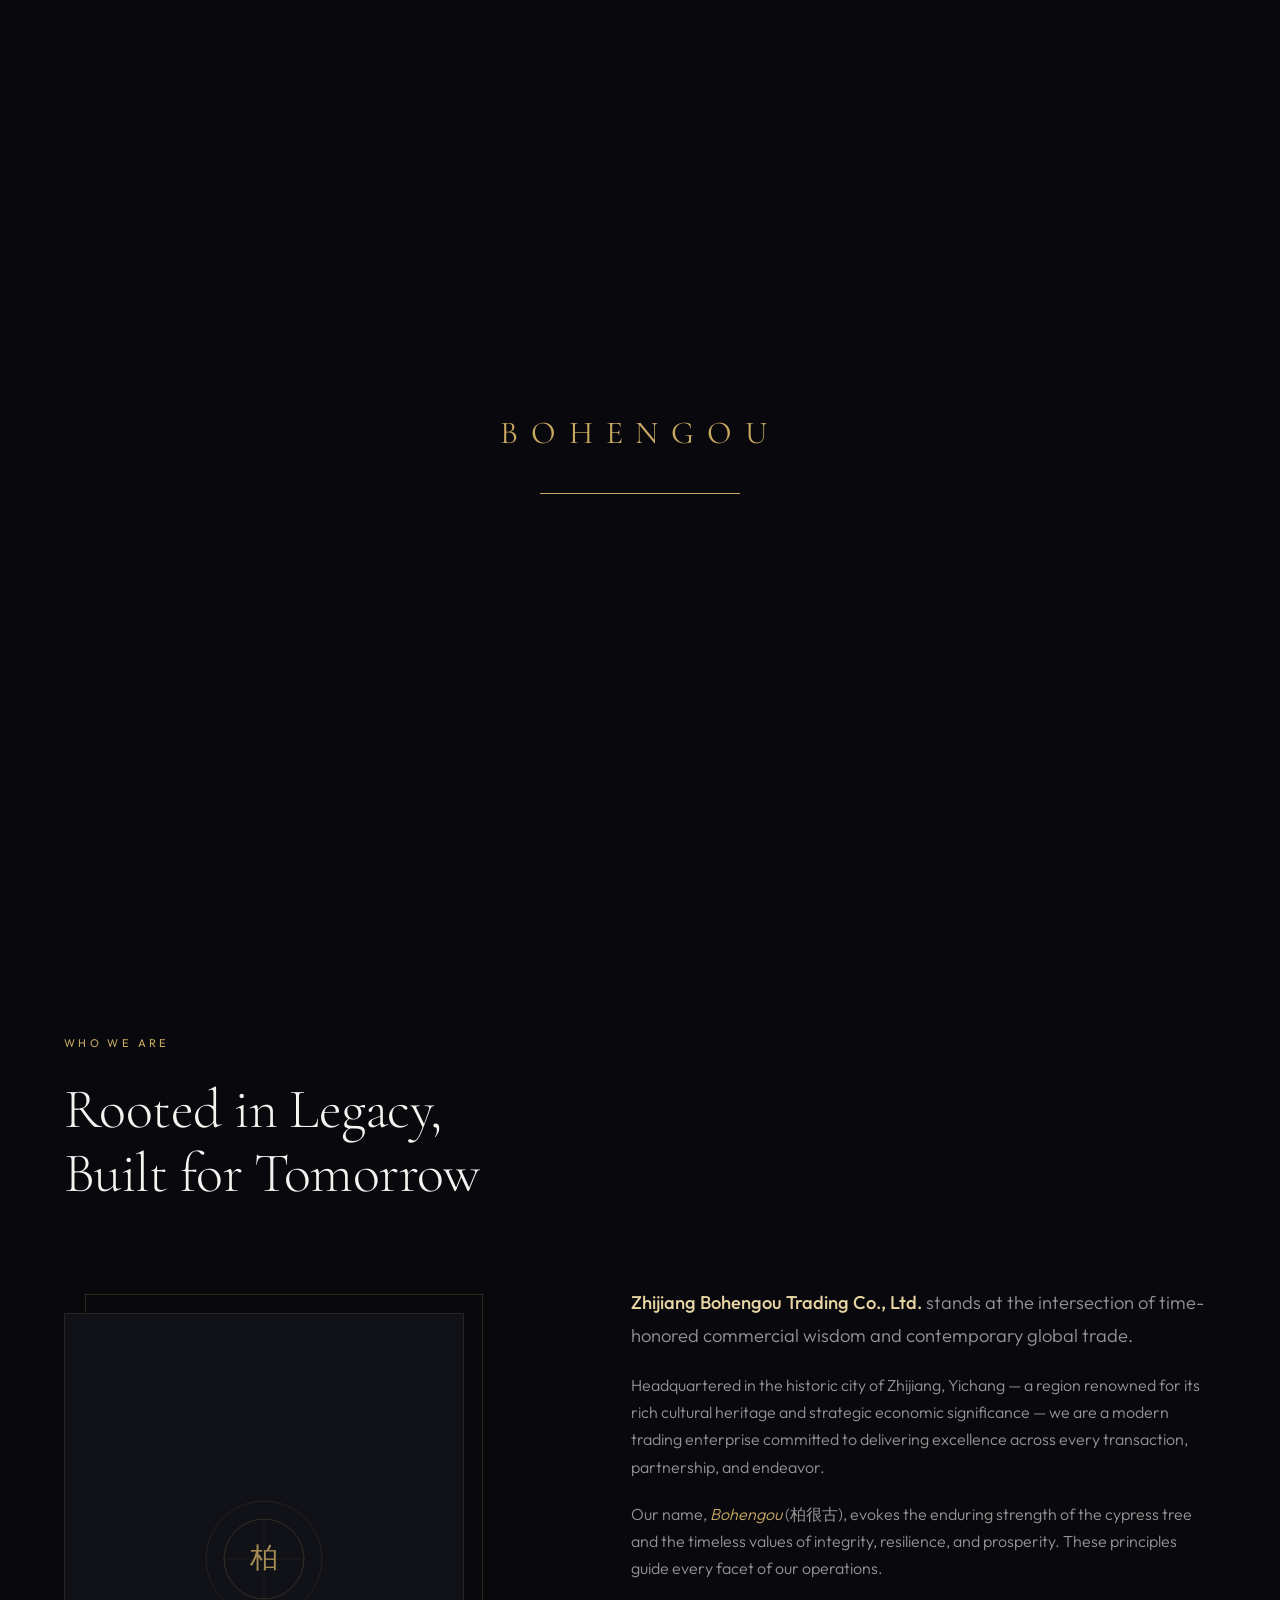
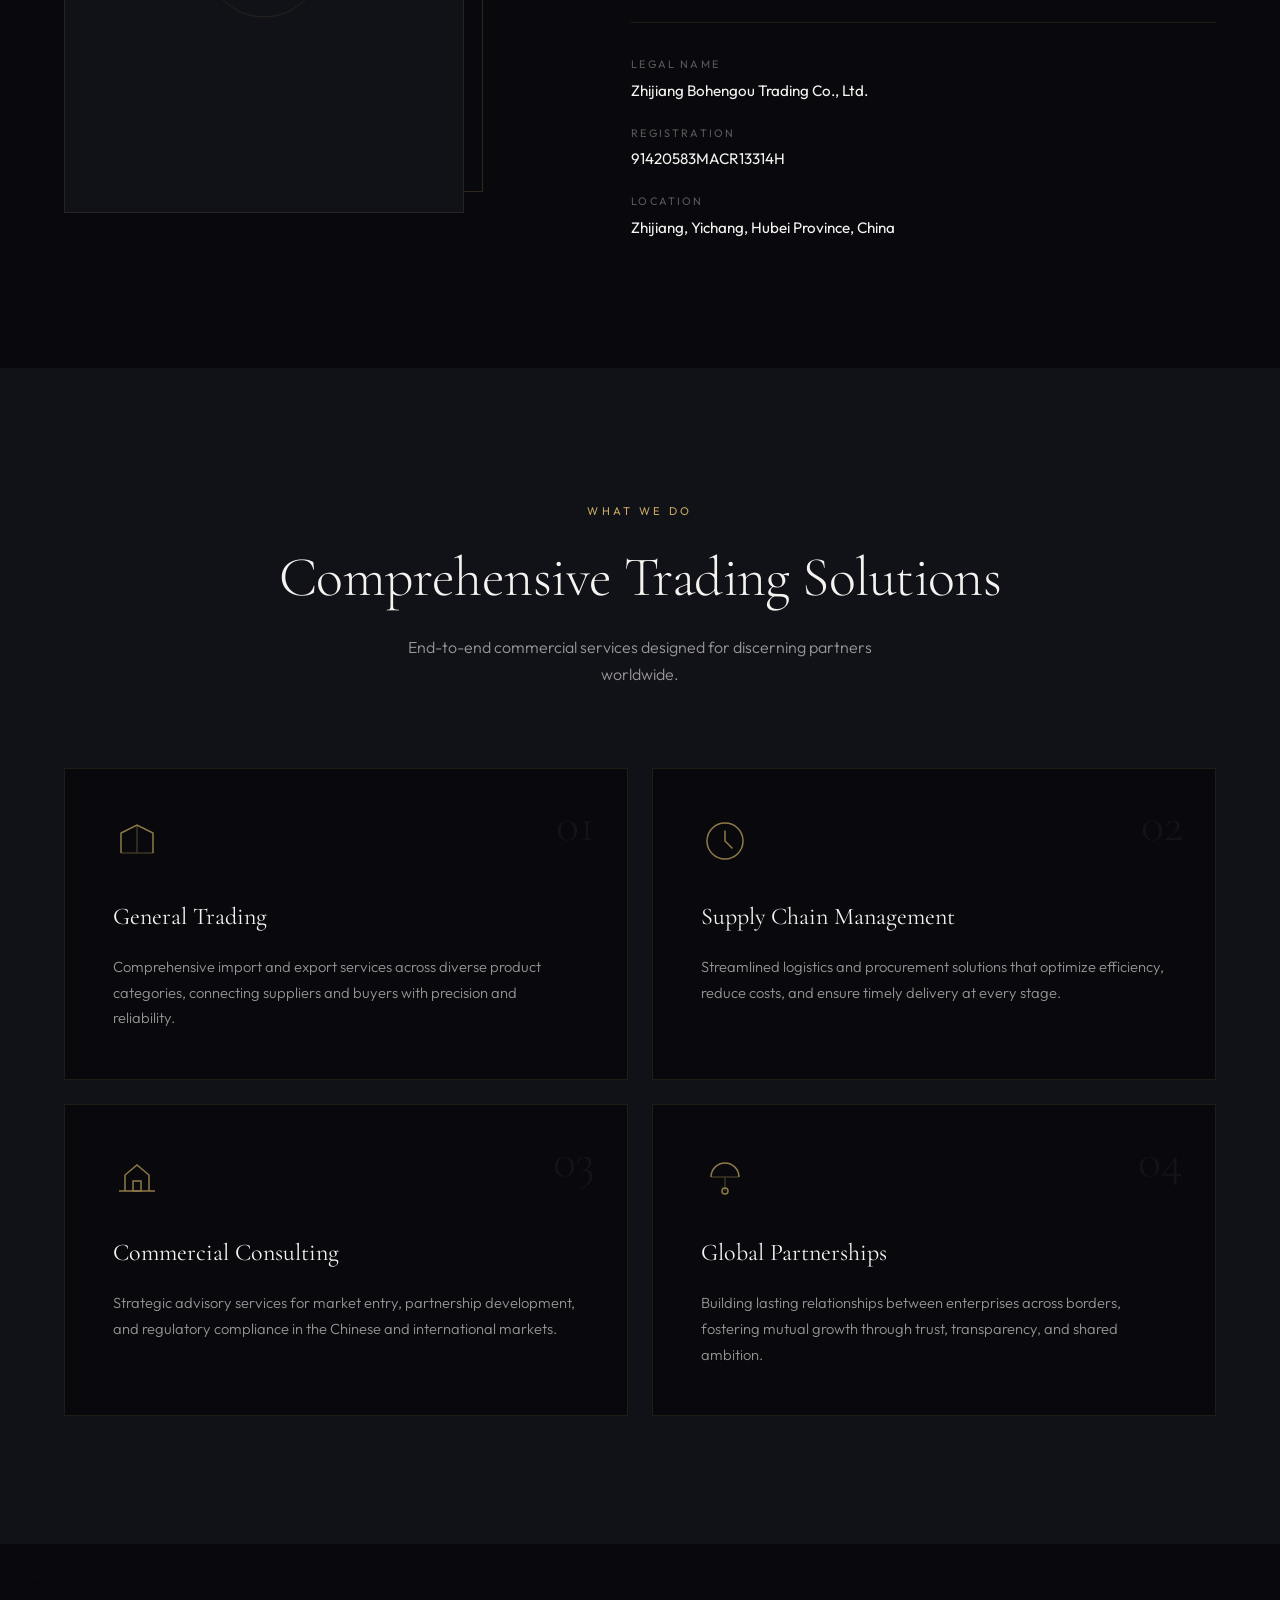
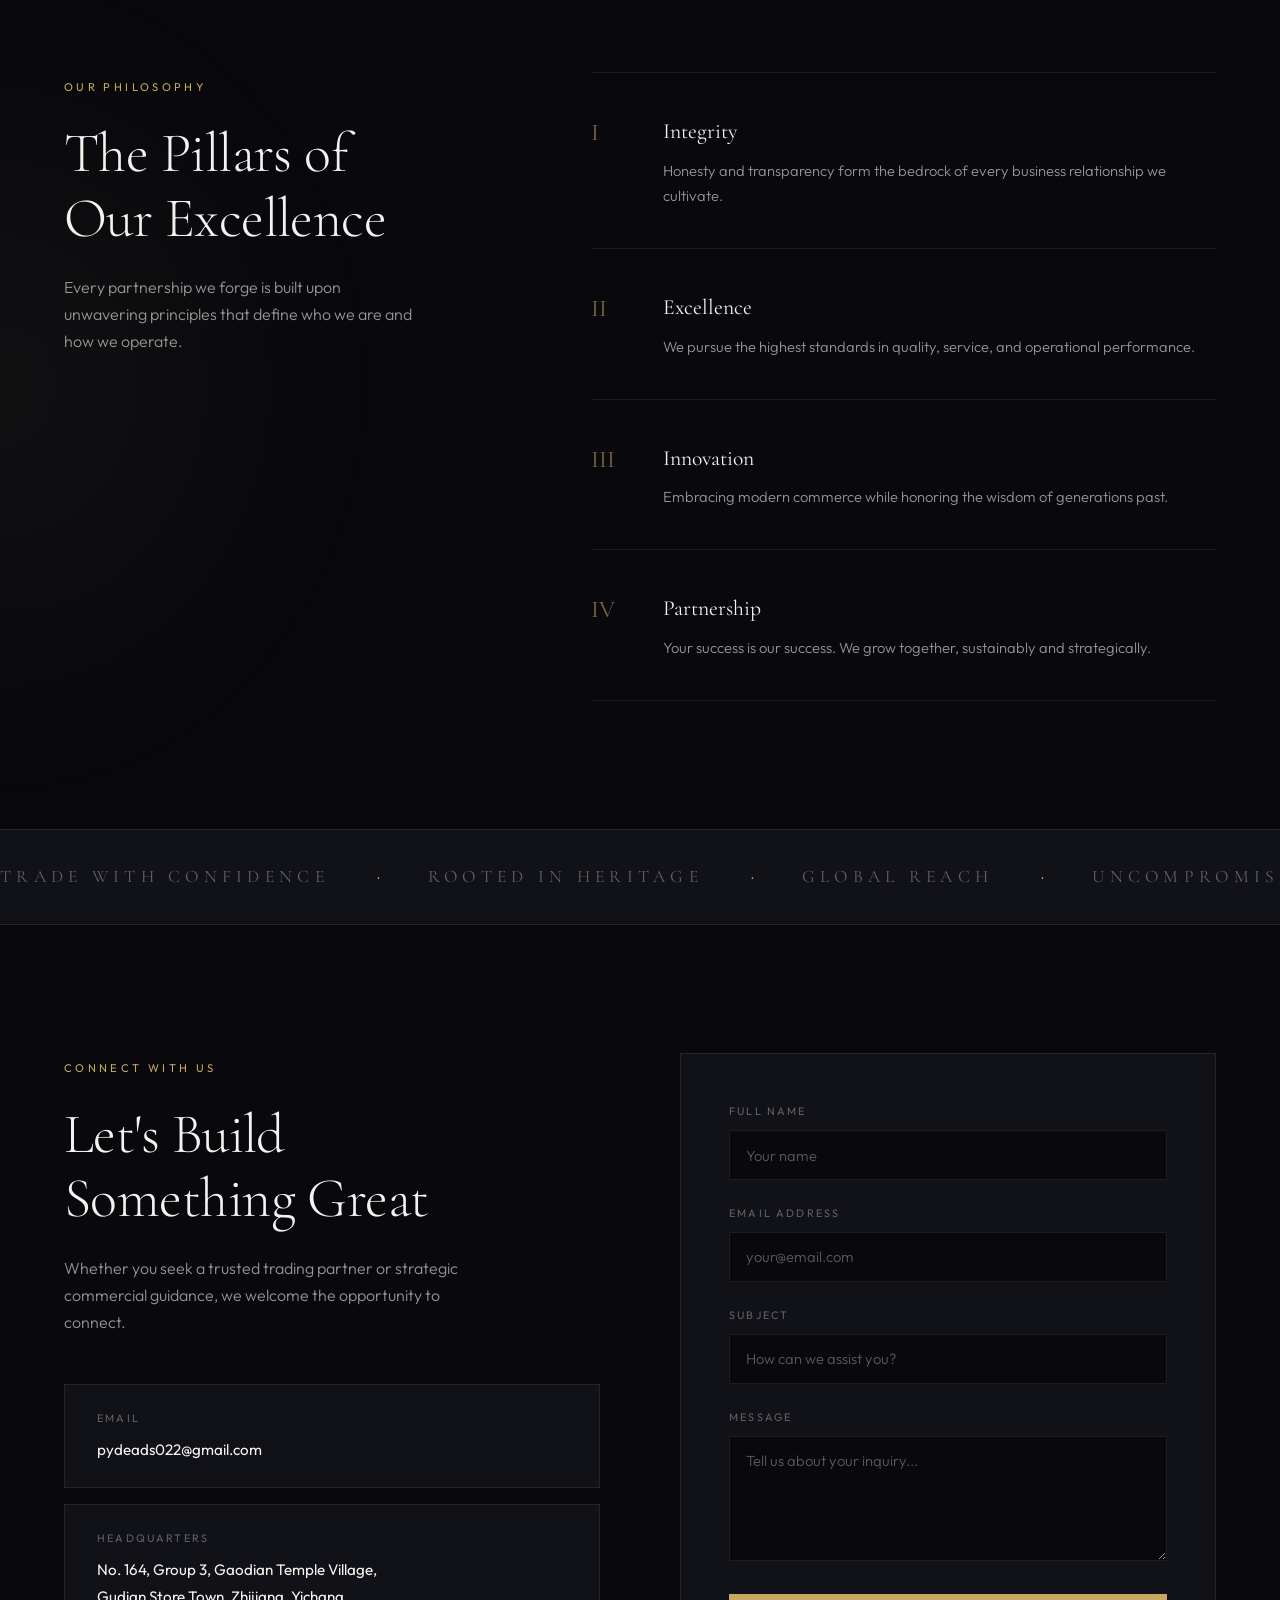
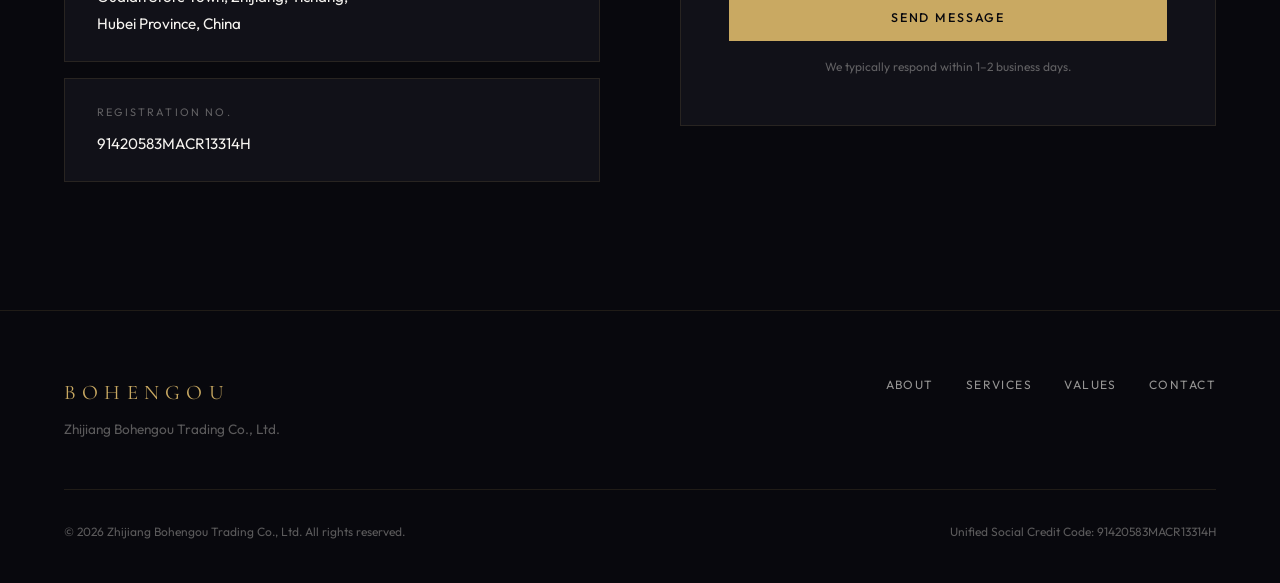
<file: index.html>
<!DOCTYPE html>
<html lang="en">
<head>
  <meta charset="UTF-8">
  <meta name="viewport" content="width=device-width, initial-scale=1.0">
  <meta name="description" content="Zhijiang Bohengou Trading Co., Ltd. — Premium commerce solutions rooted in heritage, driven by excellence.">
  <title>BOHENGOU | Zhijiang Bohengou Trading Co., Ltd.</title>
  <link rel="preconnect" href="https://fonts.googleapis.com">
  <link rel="preconnect" href="https://fonts.gstatic.com" crossorigin>
  <link href="https://fonts.googleapis.com/css2?family=Cormorant+Garamond:ital,wght@0,300;0,400;0,600;1,400&family=Outfit:wght@300;400;500;600&display=swap" rel="stylesheet">
  <link rel="stylesheet" href="styles.css">
</head>
<body>

  <!-- Preloader -->
  <div class="preloader" id="preloader">
    <div class="preloader-inner">
      <span class="preloader-logo">BOHENGOU</span>
      <div class="preloader-bar"><div class="preloader-progress"></div></div>
    </div>
  </div>

  <!-- Cursor glow -->
  <div class="cursor-glow" id="cursorGlow"></div>

  <!-- Navigation -->
  <header class="header" id="header">
    <nav class="nav container">
      <a href="#hero" class="nav-logo">
        <span class="logo-mark">B</span>
        <span class="logo-text">BOHENGOU</span>
      </a>
      <ul class="nav-links" id="navLinks">
        <li><a href="#about">About</a></li>
        <li><a href="#services">Services</a></li>
        <li><a href="#values">Values</a></li>
        <li><a href="#contact">Contact</a></li>
      </ul>
      <a href="#contact" class="nav-cta">Get in Touch</a>
      <button class="nav-toggle" id="navToggle" aria-label="Toggle menu">
        <span></span><span></span>
      </button>
    </nav>
  </header>

  <!-- Hero -->
  <section class="hero" id="hero">
    <div class="hero-bg">
      <div class="hero-gradient"></div>
      <div class="hero-grid"></div>
      <div class="hero-orb hero-orb--1"></div>
      <div class="hero-orb hero-orb--2"></div>
      <div class="hero-orb hero-orb--3"></div>
    </div>
    <div class="hero-content container">
      <p class="hero-eyebrow reveal">Zhijiang Bohengou Trading Co., Ltd.</p>
      <h1 class="hero-title reveal">
        <span class="hero-title-line">Where Heritage</span>
        <span class="hero-title-line hero-title-line--accent">Meets Commerce</span>
      </h1>
      <p class="hero-subtitle reveal">
        A distinguished trading enterprise bridging tradition and global markets
        from the heart of Hubei Province, China.
      </p>
      <div class="hero-actions reveal">
        <a href="#about" class="btn btn-primary">Discover Our Story</a>
        <a href="#services" class="btn btn-ghost">Explore Services</a>
      </div>
    </div>
    <div class="hero-scroll">
      <span>Scroll</span>
      <div class="hero-scroll-line"></div>
    </div>
    <div class="hero-stats container">
      <div class="stat reveal">
        <span class="stat-number" data-target="100">0</span><span class="stat-suffix">%</span>
        <span class="stat-label">Commitment to Quality</span>
      </div>
      <div class="stat-divider"></div>
      <div class="stat reveal">
        <span class="stat-number" data-target="24">0</span><span class="stat-suffix">/7</span>
        <span class="stat-label">Dedicated Support</span>
      </div>
      <div class="stat-divider"></div>
      <div class="stat reveal">
        <span class="stat-number" data-target="1">0</span>
        <span class="stat-label">Vision, Infinite Reach</span>
      </div>
    </div>
  </section>

  <!-- About -->
  <section class="section about" id="about">
    <div class="container">
      <div class="section-header reveal">
        <span class="section-tag">Who We Are</span>
        <h2 class="section-title">Rooted in Legacy,<br>Built for Tomorrow</h2>
      </div>
      <div class="about-grid">
        <div class="about-visual reveal">
          <div class="about-frame">
            <div class="about-frame-inner">
              <div class="about-emblem">
                <svg viewBox="0 0 120 120" fill="none" xmlns="http://www.w3.org/2000/svg">
                  <circle cx="60" cy="60" r="58" stroke="currentColor" stroke-width="0.5" opacity="0.3"/>
                  <circle cx="60" cy="60" r="40" stroke="currentColor" stroke-width="0.5" opacity="0.5"/>
                  <path d="M60 20 L60 100 M20 60 L100 60" stroke="currentColor" stroke-width="0.5" opacity="0.2"/>
                  <text x="60" y="68" text-anchor="middle" fill="currentColor" font-size="28" font-family="Cormorant Garamond, serif" font-weight="300">柏</text>
                </svg>
              </div>
              <div class="about-frame-accent"></div>
            </div>
          </div>
        </div>
        <div class="about-content reveal">
          <p class="about-lead">
            <strong>Zhijiang Bohengou Trading Co., Ltd.</strong> stands at the intersection
            of time-honored commercial wisdom and contemporary global trade.
          </p>
          <p>
            Headquartered in the historic city of Zhijiang, Yichang — a region renowned
            for its rich cultural heritage and strategic economic significance — we are
            a modern trading enterprise committed to delivering excellence across every
            transaction, partnership, and endeavor.
          </p>
          <p>
            Our name, <em>Bohengou</em> (柏很古), evokes the enduring strength of the
            cypress tree and the timeless values of integrity, resilience, and prosperity.
            These principles guide every facet of our operations.
          </p>
          <div class="about-details">
            <div class="detail-item">
              <span class="detail-label">Legal Name</span>
              <span class="detail-value">Zhijiang Bohengou Trading Co., Ltd.</span>
            </div>
            <div class="detail-item">
              <span class="detail-label">Registration</span>
              <span class="detail-value">91420583MACR13314H</span>
            </div>
            <div class="detail-item">
              <span class="detail-label">Location</span>
              <span class="detail-value">Zhijiang, Yichang, Hubei Province, China</span>
            </div>
          </div>
        </div>
      </div>
    </div>
  </section>

  <!-- Services -->
  <section class="section services" id="services">
    <div class="container">
      <div class="section-header section-header--center reveal">
        <span class="section-tag">What We Do</span>
        <h2 class="section-title">Comprehensive Trading Solutions</h2>
        <p class="section-desc">End-to-end commercial services designed for discerning partners worldwide.</p>
      </div>
      <div class="services-grid">
        <article class="service-card reveal">
          <div class="service-icon">
            <svg viewBox="0 0 48 48" fill="none"><path d="M8 36V16l16-8 16 8v20" stroke="currentColor" stroke-width="1.5"/><path d="M8 36h32M24 8v28" stroke="currentColor" stroke-width="1.5" opacity="0.4"/></svg>
          </div>
          <span class="service-number">01</span>
          <h3>General Trading</h3>
          <p>Comprehensive import and export services across diverse product categories, connecting suppliers and buyers with precision and reliability.</p>
        </article>
        <article class="service-card reveal">
          <div class="service-icon">
            <svg viewBox="0 0 48 48" fill="none"><circle cx="24" cy="24" r="18" stroke="currentColor" stroke-width="1.5"/><path d="M24 14v10l7 7" stroke="currentColor" stroke-width="1.5" stroke-linecap="round"/></svg>
          </div>
          <span class="service-number">02</span>
          <h3>Supply Chain Management</h3>
          <p>Streamlined logistics and procurement solutions that optimize efficiency, reduce costs, and ensure timely delivery at every stage.</p>
        </article>
        <article class="service-card reveal">
          <div class="service-icon">
            <svg viewBox="0 0 48 48" fill="none"><path d="M6 38h36M12 38V22l12-10 12 10v16" stroke="currentColor" stroke-width="1.5"/><rect x="20" y="28" width="8" height="10" stroke="currentColor" stroke-width="1.5"/></svg>
          </div>
          <span class="service-number">03</span>
          <h3>Commercial Consulting</h3>
          <p>Strategic advisory services for market entry, partnership development, and regulatory compliance in the Chinese and international markets.</p>
        </article>
        <article class="service-card reveal">
          <div class="service-icon">
            <svg viewBox="0 0 48 48" fill="none"><path d="M10 24c0-7.7 6.3-14 14-14s14 6.3 14 14" stroke="currentColor" stroke-width="1.5"/><path d="M10 24h28M24 24v14" stroke="currentColor" stroke-width="1.5" opacity="0.4"/><circle cx="24" cy="38" r="3" stroke="currentColor" stroke-width="1.5"/></svg>
          </div>
          <span class="service-number">04</span>
          <h3>Global Partnerships</h3>
          <p>Building lasting relationships between enterprises across borders, fostering mutual growth through trust, transparency, and shared ambition.</p>
        </article>
      </div>
    </div>
  </section>

  <!-- Values -->
  <section class="section values" id="values">
    <div class="values-bg"></div>
    <div class="container">
      <div class="values-layout">
        <div class="values-intro reveal">
          <span class="section-tag">Our Philosophy</span>
          <h2 class="section-title">The Pillars of<br>Our Excellence</h2>
          <p>Every partnership we forge is built upon unwavering principles that define who we are and how we operate.</p>
        </div>
        <div class="values-list">
          <div class="value-item reveal">
            <div class="value-index">I</div>
            <div class="value-body">
              <h3>Integrity</h3>
              <p>Honesty and transparency form the bedrock of every business relationship we cultivate.</p>
            </div>
          </div>
          <div class="value-item reveal">
            <div class="value-index">II</div>
            <div class="value-body">
              <h3>Excellence</h3>
              <p>We pursue the highest standards in quality, service, and operational performance.</p>
            </div>
          </div>
          <div class="value-item reveal">
            <div class="value-index">III</div>
            <div class="value-body">
              <h3>Innovation</h3>
              <p>Embracing modern commerce while honoring the wisdom of generations past.</p>
            </div>
          </div>
          <div class="value-item reveal">
            <div class="value-index">IV</div>
            <div class="value-body">
              <h3>Partnership</h3>
              <p>Your success is our success. We grow together, sustainably and strategically.</p>
            </div>
          </div>
        </div>
      </div>
    </div>
  </section>

  <!-- Marquee -->
  <div class="marquee">
    <div class="marquee-track">
      <span>TRADE WITH CONFIDENCE</span>
      <span class="marquee-dot">◆</span>
      <span>ROOTED IN HERITAGE</span>
      <span class="marquee-dot">◆</span>
      <span>GLOBAL REACH</span>
      <span class="marquee-dot">◆</span>
      <span>UNCOMPROMISING QUALITY</span>
      <span class="marquee-dot">◆</span>
      <span>TRADE WITH CONFIDENCE</span>
      <span class="marquee-dot">◆</span>
      <span>ROOTED IN HERITAGE</span>
      <span class="marquee-dot">◆</span>
      <span>GLOBAL REACH</span>
      <span class="marquee-dot">◆</span>
      <span>UNCOMPROMISING QUALITY</span>
      <span class="marquee-dot">◆</span>
    </div>
  </div>

  <!-- Contact -->
  <section class="section contact" id="contact">
    <div class="container">
      <div class="contact-grid">
        <div class="contact-info reveal">
          <span class="section-tag">Connect With Us</span>
          <h2 class="section-title">Let's Build<br>Something Great</h2>
          <p>Whether you seek a trusted trading partner or strategic commercial guidance, we welcome the opportunity to connect.</p>
          <div class="contact-cards">
            <a href="mailto:pydeads022@gmail.com" class="contact-card">
              <span class="contact-card-label">Email</span>
              <span class="contact-card-value">pydeads022@gmail.com</span>
              <svg class="contact-card-arrow" viewBox="0 0 24 24" fill="none"><path d="M7 17L17 7M17 7H7M17 7v10" stroke="currentColor" stroke-width="1.5" stroke-linecap="round" stroke-linejoin="round"/></svg>
            </a>
            <div class="contact-card contact-card--static">
              <span class="contact-card-label">Headquarters</span>
              <span class="contact-card-value">No. 164, Group 3, Gaodian Temple Village,<br>Gudian Store Town, Zhijiang, Yichang,<br>Hubei Province, China</span>
            </div>
            <div class="contact-card contact-card--static">
              <span class="contact-card-label">Registration No.</span>
              <span class="contact-card-value">91420583MACR13314H</span>
            </div>
          </div>
        </div>
        <form class="contact-form reveal" id="contactForm">
          <div class="form-group">
            <label for="name">Full Name</label>
            <input type="text" id="name" name="name" placeholder="Your name" required>
          </div>
          <div class="form-group">
            <label for="email">Email Address</label>
            <input type="email" id="email" name="email" placeholder="your@email.com" required>
          </div>
          <div class="form-group">
            <label for="subject">Subject</label>
            <input type="text" id="subject" name="subject" placeholder="How can we assist you?" required>
          </div>
          <div class="form-group">
            <label for="message">Message</label>
            <textarea id="message" name="message" rows="5" placeholder="Tell us about your inquiry..." required></textarea>
          </div>
          <button type="submit" class="btn btn-primary btn-full">Send Message</button>
          <p class="form-note">We typically respond within 1–2 business days.</p>
        </form>
      </div>
    </div>
  </section>

  <!-- Footer -->
  <footer class="footer">
    <div class="container">
      <div class="footer-top">
        <div class="footer-brand">
          <span class="footer-logo">BOHENGOU</span>
          <p>Zhijiang Bohengou Trading Co., Ltd.</p>
        </div>
        <div class="footer-links">
          <a href="#about">About</a>
          <a href="#services">Services</a>
          <a href="#values">Values</a>
          <a href="#contact">Contact</a>
        </div>
      </div>
      <div class="footer-bottom">
        <p>&copy; 2026 Zhijiang Bohengou Trading Co., Ltd. All rights reserved.</p>
        <p class="footer-reg">Unified Social Credit Code: 91420583MACR13314H</p>
      </div>
    </div>
  </footer>

  <script src="script.js"></script>
</body>
</html>
</file>
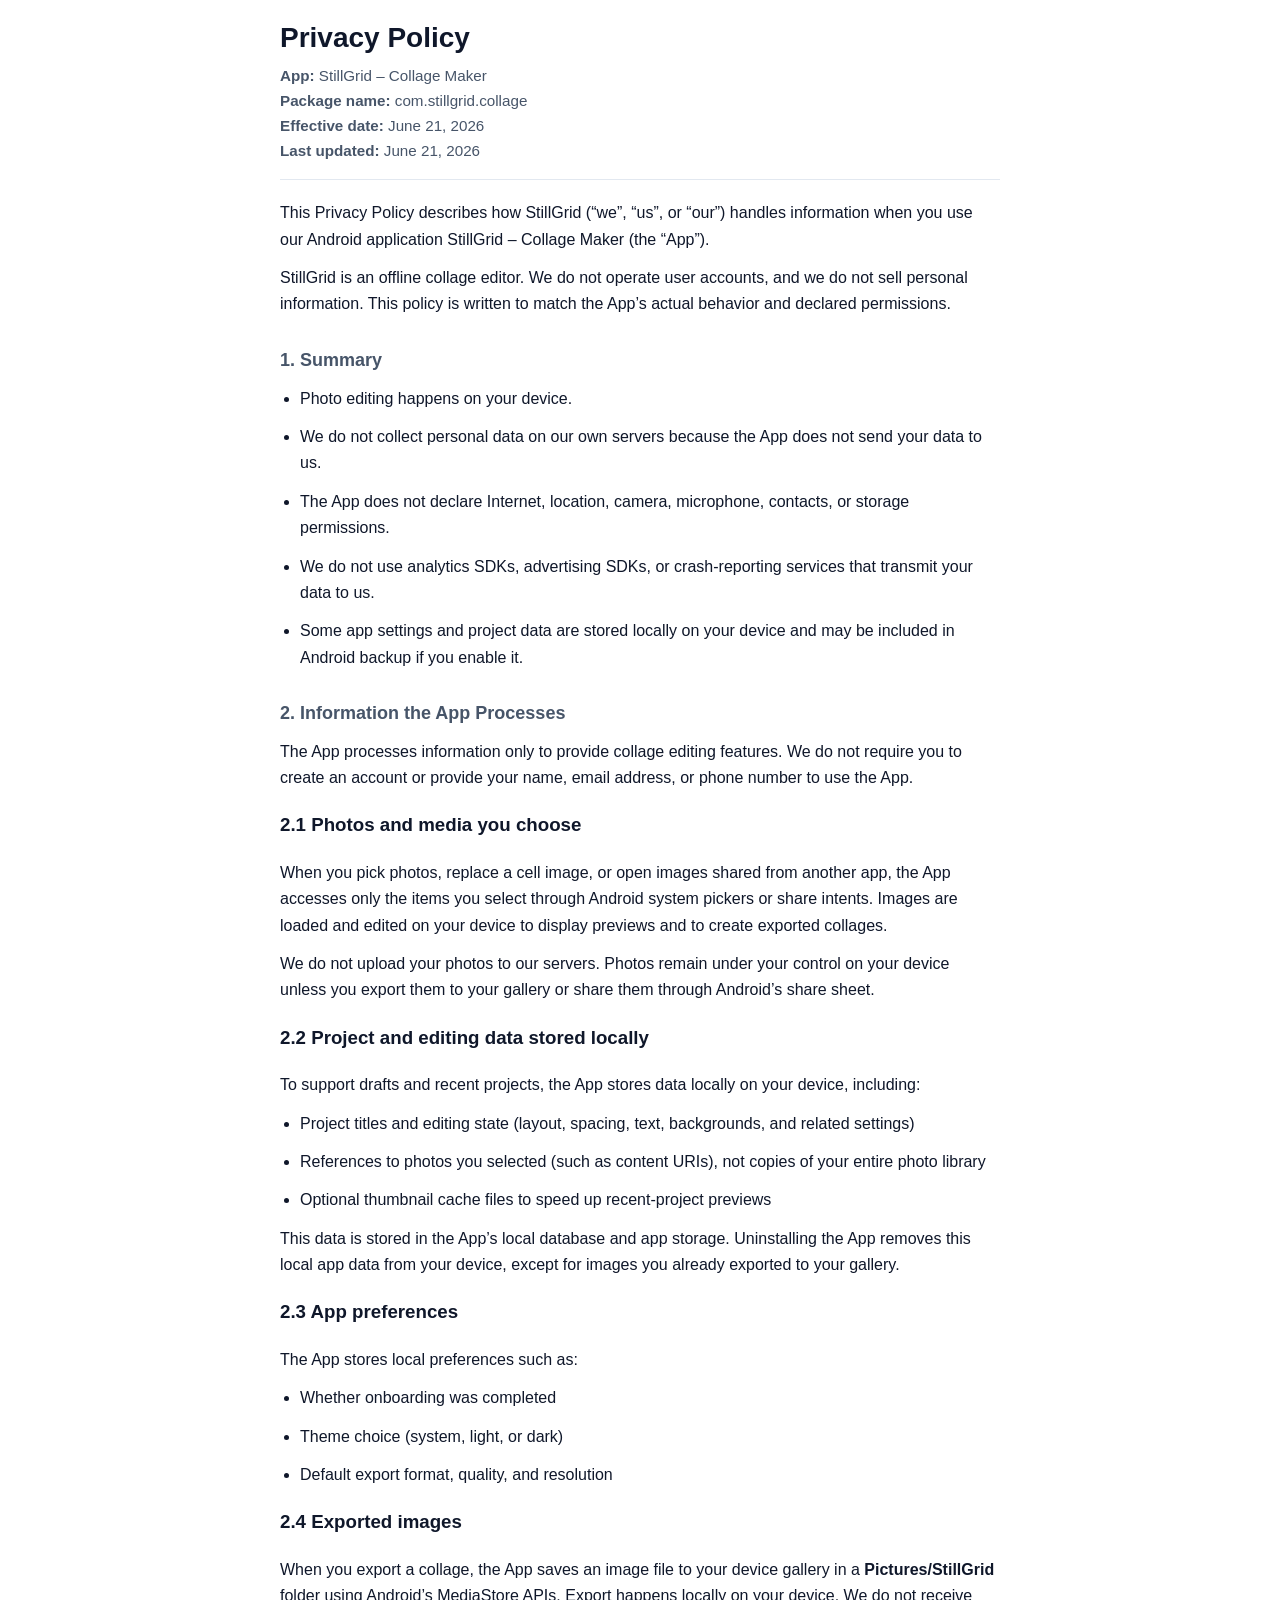
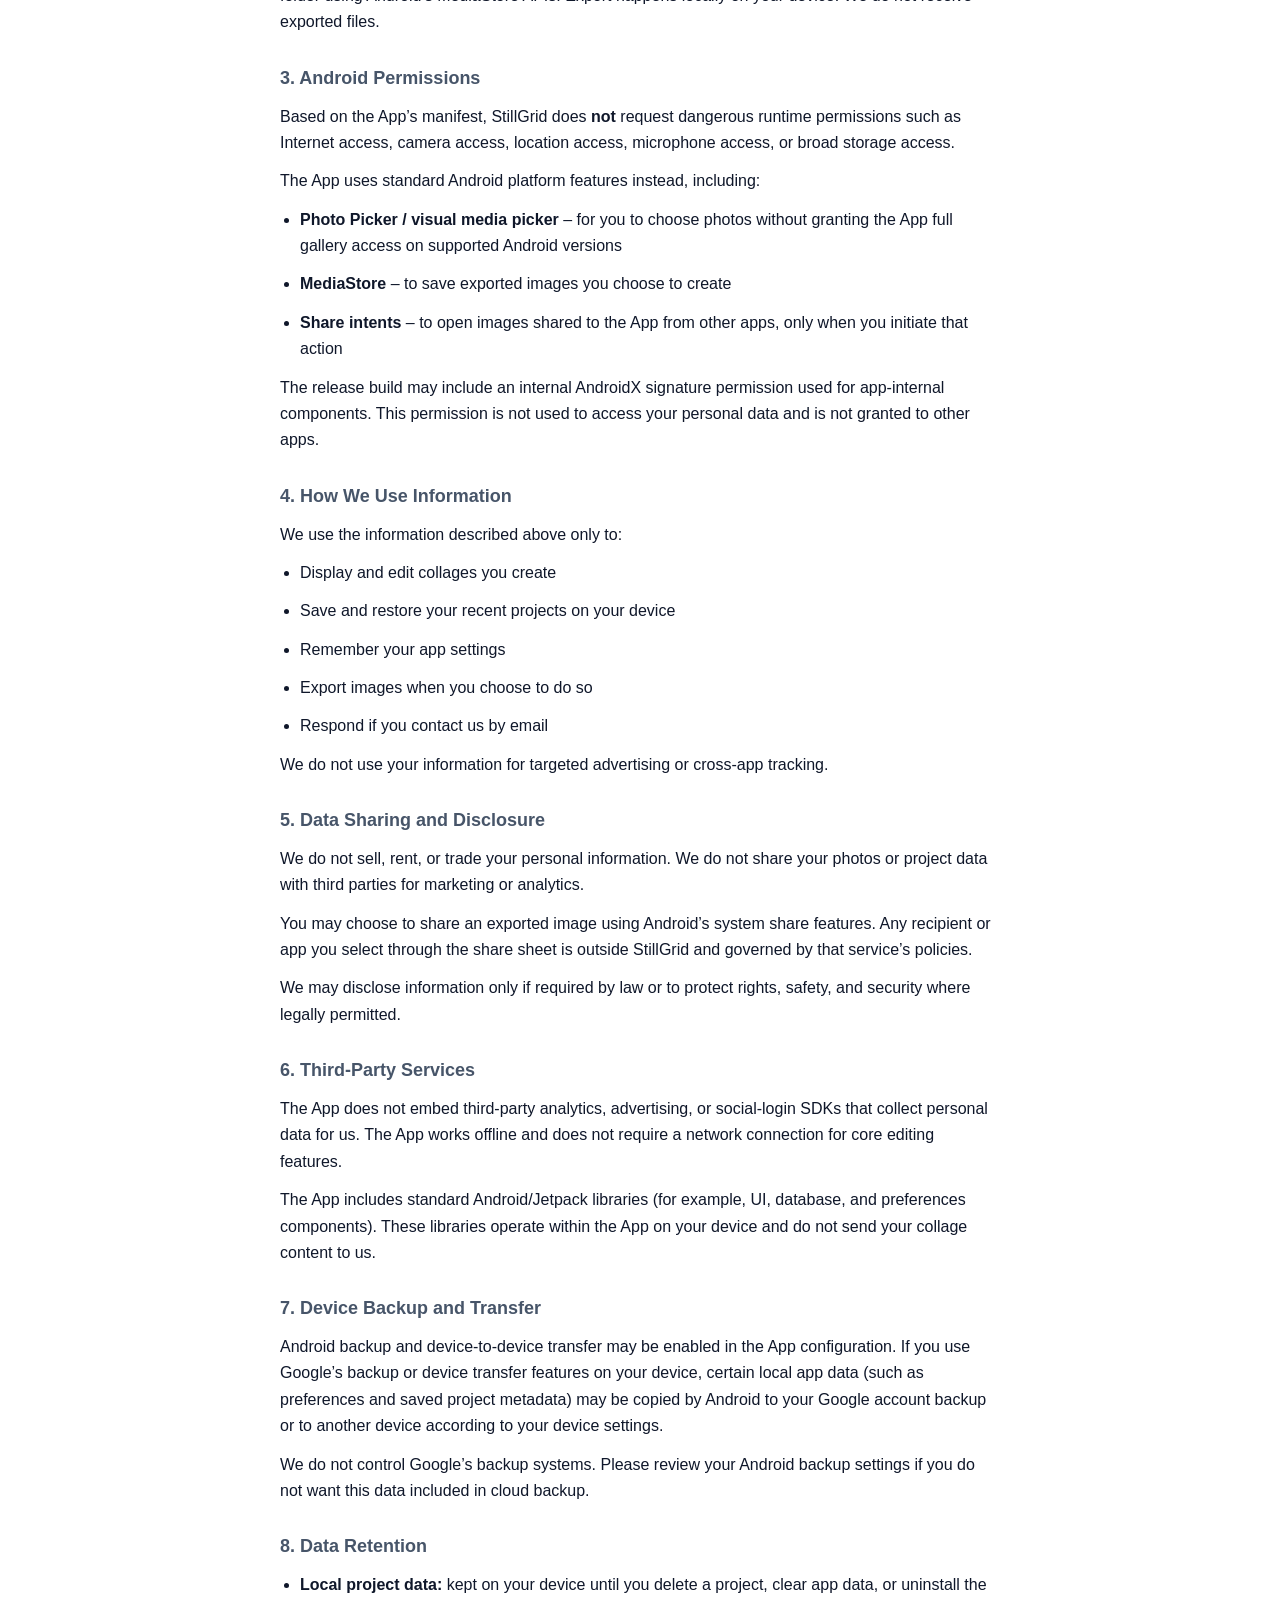
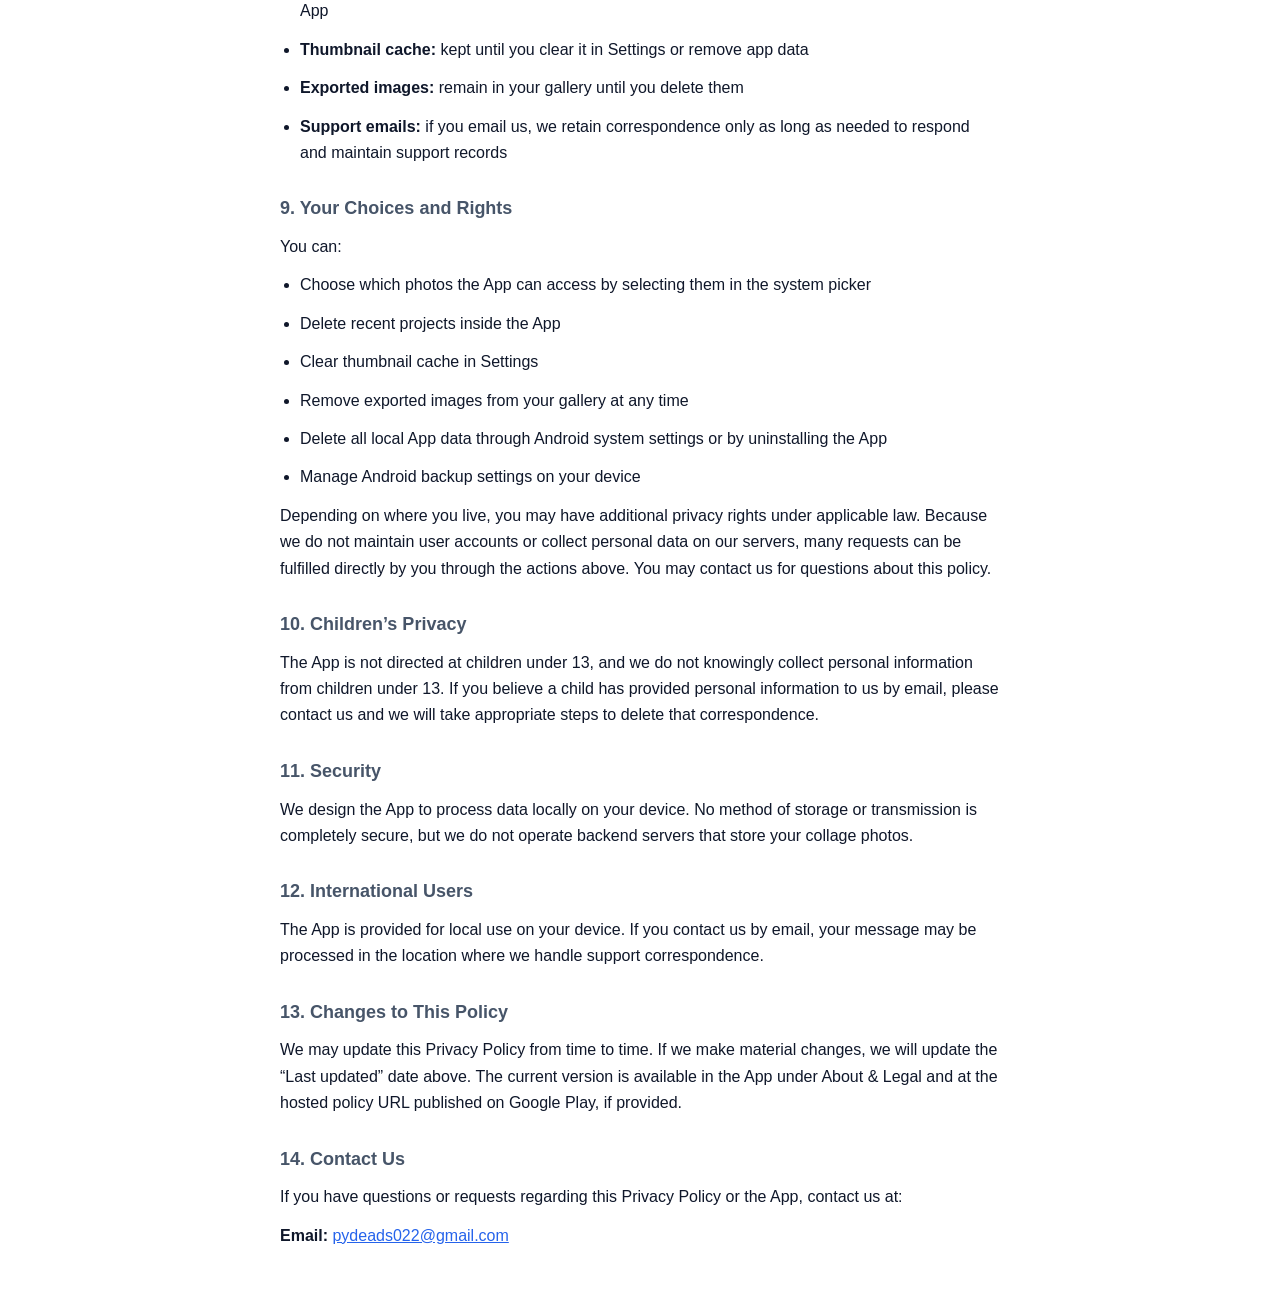
<file: privacy_policy.html>
<!DOCTYPE html>
<html lang="en">
<head>
    <meta charset="utf-8" />
    <meta name="viewport" content="width=device-width, initial-scale=1" />
    <title>StillGrid Privacy Policy</title>
    <style>
        :root {
            color-scheme: light;
            --text: #0f172a;
            --muted: #475569;
            --border: #e2e8f0;
            --bg: #ffffff;
            --accent: #475569;
        }
        * { box-sizing: border-box; }
        body {
            margin: 0;
            font-family: -apple-system, BlinkMacSystemFont, "Segoe UI", Roboto, Helvetica, Arial, sans-serif;
            font-size: 16px;
            line-height: 1.65;
            color: var(--text);
            background: var(--bg);
            padding: 20px 16px 48px;
        }
        main {
            max-width: 720px;
            margin: 0 auto;
        }
        h1 {
            font-size: 1.75rem;
            line-height: 1.25;
            margin: 0 0 8px;
        }
        h2 {
            font-size: 1.125rem;
            margin: 28px 0 10px;
            color: var(--accent);
        }
        p, li { margin: 0 0 12px; }
        ul { margin: 0 0 12px; padding-left: 1.25rem; }
        .meta {
            color: var(--muted);
            font-size: 0.95rem;
            margin-bottom: 20px;
            padding-bottom: 16px;
            border-bottom: 1px solid var(--border);
        }
        a { color: #2563eb; }
        table {
            width: 100%;
            border-collapse: collapse;
            margin: 12px 0 16px;
            font-size: 0.95rem;
        }
        th, td {
            border: 1px solid var(--border);
            padding: 10px 12px;
            text-align: left;
            vertical-align: top;
        }
        th { background: #f8fafc; }
    </style>
</head>
<body>
<main>
    <h1>Privacy Policy</h1>
    <p class="meta">
        <strong>App:</strong> StillGrid – Collage Maker<br />
        <strong>Package name:</strong> com.stillgrid.collage<br />
        <strong>Effective date:</strong> June 21, 2026<br />
        <strong>Last updated:</strong> June 21, 2026
    </p>

    <p>
        This Privacy Policy describes how StillGrid (“we”, “us”, or “our”) handles information when you use
        our Android application StillGrid – Collage Maker (the “App”).
    </p>
    <p>
        StillGrid is an offline collage editor. We do not operate user accounts, and we do not sell personal
        information. This policy is written to match the App’s actual behavior and declared permissions.
    </p>

    <h2>1. Summary</h2>
    <ul>
        <li>Photo editing happens on your device.</li>
        <li>We do not collect personal data on our own servers because the App does not send your data to us.</li>
        <li>The App does not declare Internet, location, camera, microphone, contacts, or storage permissions.</li>
        <li>We do not use analytics SDKs, advertising SDKs, or crash-reporting services that transmit your data to us.</li>
        <li>Some app settings and project data are stored locally on your device and may be included in Android backup if you enable it.</li>
    </ul>

    <h2>2. Information the App Processes</h2>
    <p>
        The App processes information only to provide collage editing features. We do not require you to create
        an account or provide your name, email address, or phone number to use the App.
    </p>

    <h3>2.1 Photos and media you choose</h3>
    <p>
        When you pick photos, replace a cell image, or open images shared from another app, the App accesses
        only the items you select through Android system pickers or share intents. Images are loaded and edited
        on your device to display previews and to create exported collages.
    </p>
    <p>
        We do not upload your photos to our servers. Photos remain under your control on your device unless
        you export them to your gallery or share them through Android’s share sheet.
    </p>

    <h3>2.2 Project and editing data stored locally</h3>
    <p>To support drafts and recent projects, the App stores data locally on your device, including:</p>
    <ul>
        <li>Project titles and editing state (layout, spacing, text, backgrounds, and related settings)</li>
        <li>References to photos you selected (such as content URIs), not copies of your entire photo library</li>
        <li>Optional thumbnail cache files to speed up recent-project previews</li>
    </ul>
    <p>
        This data is stored in the App’s local database and app storage. Uninstalling the App removes this
        local app data from your device, except for images you already exported to your gallery.
    </p>

    <h3>2.3 App preferences</h3>
    <p>The App stores local preferences such as:</p>
    <ul>
        <li>Whether onboarding was completed</li>
        <li>Theme choice (system, light, or dark)</li>
        <li>Default export format, quality, and resolution</li>
    </ul>

    <h3>2.4 Exported images</h3>
    <p>
        When you export a collage, the App saves an image file to your device gallery in a
        <strong>Pictures/StillGrid</strong> folder using Android’s MediaStore APIs. Export happens locally on
        your device. We do not receive exported files.
    </p>

    <h2>3. Android Permissions</h2>
    <p>
        Based on the App’s manifest, StillGrid does <strong>not</strong> request dangerous runtime permissions
        such as Internet access, camera access, location access, microphone access, or broad storage access.
    </p>
    <p>The App uses standard Android platform features instead, including:</p>
    <ul>
        <li><strong>Photo Picker / visual media picker</strong> – for you to choose photos without granting the App full gallery access on supported Android versions</li>
        <li><strong>MediaStore</strong> – to save exported images you choose to create</li>
        <li><strong>Share intents</strong> – to open images shared to the App from other apps, only when you initiate that action</li>
    </ul>
    <p>
        The release build may include an internal AndroidX signature permission used for app-internal
        components. This permission is not used to access your personal data and is not granted to other apps.
    </p>

    <h2>4. How We Use Information</h2>
    <p>We use the information described above only to:</p>
    <ul>
        <li>Display and edit collages you create</li>
        <li>Save and restore your recent projects on your device</li>
        <li>Remember your app settings</li>
        <li>Export images when you choose to do so</li>
        <li>Respond if you contact us by email</li>
    </ul>
    <p>We do not use your information for targeted advertising or cross-app tracking.</p>

    <h2>5. Data Sharing and Disclosure</h2>
    <p>
        We do not sell, rent, or trade your personal information. We do not share your photos or project data
        with third parties for marketing or analytics.
    </p>
    <p>You may choose to share an exported image using Android’s system share features. Any recipient or app
        you select through the share sheet is outside StillGrid and governed by that service’s policies.</p>
    <p>We may disclose information only if required by law or to protect rights, safety, and security where
        legally permitted.</p>

    <h2>6. Third-Party Services</h2>
    <p>
        The App does not embed third-party analytics, advertising, or social-login SDKs that collect personal
        data for us. The App works offline and does not require a network connection for core editing features.
    </p>
    <p>
        The App includes standard Android/Jetpack libraries (for example, UI, database, and preferences
        components). These libraries operate within the App on your device and do not send your collage content
        to us.
    </p>

    <h2>7. Device Backup and Transfer</h2>
    <p>
        Android backup and device-to-device transfer may be enabled in the App configuration. If you use
        Google’s backup or device transfer features on your device, certain local app data (such as preferences
        and saved project metadata) may be copied by Android to your Google account backup or to another device
        according to your device settings.
    </p>
    <p>
        We do not control Google’s backup systems. Please review your Android backup settings if you do not
        want this data included in cloud backup.
    </p>

    <h2>8. Data Retention</h2>
    <ul>
        <li><strong>Local project data:</strong> kept on your device until you delete a project, clear app data, or uninstall the App</li>
        <li><strong>Thumbnail cache:</strong> kept until you clear it in Settings or remove app data</li>
        <li><strong>Exported images:</strong> remain in your gallery until you delete them</li>
        <li><strong>Support emails:</strong> if you email us, we retain correspondence only as long as needed to respond and maintain support records</li>
    </ul>

    <h2>9. Your Choices and Rights</h2>
    <p>You can:</p>
    <ul>
        <li>Choose which photos the App can access by selecting them in the system picker</li>
        <li>Delete recent projects inside the App</li>
        <li>Clear thumbnail cache in Settings</li>
        <li>Remove exported images from your gallery at any time</li>
        <li>Delete all local App data through Android system settings or by uninstalling the App</li>
        <li>Manage Android backup settings on your device</li>
    </ul>
    <p>
        Depending on where you live, you may have additional privacy rights under applicable law. Because we do
        not maintain user accounts or collect personal data on our servers, many requests can be fulfilled
        directly by you through the actions above. You may contact us for questions about this policy.
    </p>

    <h2>10. Children’s Privacy</h2>
    <p>
        The App is not directed at children under 13, and we do not knowingly collect personal information from
        children under 13. If you believe a child has provided personal information to us by email, please
        contact us and we will take appropriate steps to delete that correspondence.
    </p>

    <h2>11. Security</h2>
    <p>
        We design the App to process data locally on your device. No method of storage or transmission is
        completely secure, but we do not operate backend servers that store your collage photos.
    </p>

    <h2>12. International Users</h2>
    <p>
        The App is provided for local use on your device. If you contact us by email, your message may be
        processed in the location where we handle support correspondence.
    </p>

    <h2>13. Changes to This Policy</h2>
    <p>
        We may update this Privacy Policy from time to time. If we make material changes, we will update the
        “Last updated” date above. The current version is available in the App under About &amp; Legal and at
        the hosted policy URL published on Google Play, if provided.
    </p>

    <h2>14. Contact Us</h2>
    <p>
        If you have questions or requests regarding this Privacy Policy or the App, contact us at:
    </p>
    <p>
        <strong>Email:</strong> <a href="mailto:pydeads022@gmail.com">pydeads022@gmail.com</a>
    </p>
</main>
</body>
</html>
</file>
<file: styles.css>
/* ============================================
   BOHENGOU — Premium Corporate Website
   ============================================ */

:root {
  --bg-deep: #08080d;
  --bg-surface: #111118;
  --bg-elevated: #1a1a24;
  --gold: #c9a962;
  --gold-light: #e8d5a3;
  --gold-dim: rgba(201, 169, 98, 0.15);
  --text-primary: #f5f3ef;
  --text-secondary: rgba(245, 243, 239, 0.6);
  --text-muted: rgba(245, 243, 239, 0.35);
  --border: rgba(201, 169, 98, 0.12);
  --border-hover: rgba(201, 169, 98, 0.35);
  --font-display: 'Cormorant Garamond', Georgia, serif;
  --font-body: 'Outfit', system-ui, sans-serif;
  --ease-out: cubic-bezier(0.16, 1, 0.3, 1);
  --header-h: 80px;
}

*, *::before, *::after {
  margin: 0;
  padding: 0;
  box-sizing: border-box;
}

html {
  scroll-behavior: smooth;
  font-size: 16px;
}

body {
  font-family: var(--font-body);
  background: var(--bg-deep);
  color: var(--text-primary);
  line-height: 1.7;
  overflow-x: hidden;
  -webkit-font-smoothing: antialiased;
}

::selection {
  background: var(--gold);
  color: var(--bg-deep);
}

a {
  color: inherit;
  text-decoration: none;
}

img { max-width: 100%; display: block; }

.container {
  width: min(1200px, 90vw);
  margin: 0 auto;
}

/* ── Preloader ── */
.preloader {
  position: fixed;
  inset: 0;
  z-index: 9999;
  background: var(--bg-deep);
  display: flex;
  align-items: center;
  justify-content: center;
  transition: opacity 0.8s var(--ease-out), visibility 0.8s;
}

.preloader.hidden {
  opacity: 0;
  visibility: hidden;
  pointer-events: none;
}

.preloader-inner {
  text-align: center;
}

.preloader-logo {
  font-family: var(--font-display);
  font-size: 2rem;
  letter-spacing: 0.4em;
  color: var(--gold);
  display: block;
  margin-bottom: 2rem;
}

.preloader-bar {
  width: 200px;
  height: 1px;
  background: var(--border);
  margin: 0 auto;
  overflow: hidden;
}

.preloader-progress {
  height: 100%;
  width: 0%;
  background: var(--gold);
  animation: loadBar 1.8s var(--ease-out) forwards;
}

@keyframes loadBar {
  to { width: 100%; }
}

/* ── Cursor Glow ── */
.cursor-glow {
  position: fixed;
  width: 400px;
  height: 400px;
  border-radius: 50%;
  background: radial-gradient(circle, rgba(201, 169, 98, 0.06) 0%, transparent 70%);
  pointer-events: none;
  z-index: 0;
  transform: translate(-50%, -50%);
  transition: opacity 0.3s;
  opacity: 0;
}

body.loaded .cursor-glow { opacity: 1; }

/* ── Header ── */
.header {
  position: fixed;
  top: 0;
  left: 0;
  right: 0;
  z-index: 100;
  height: var(--header-h);
  transition: background 0.4s, backdrop-filter 0.4s, border-color 0.4s;
}

.header.scrolled {
  background: rgba(8, 8, 13, 0.85);
  backdrop-filter: blur(20px);
  border-bottom: 1px solid var(--border);
}

.nav {
  display: flex;
  align-items: center;
  justify-content: space-between;
  height: 100%;
}

.nav-logo {
  display: flex;
  align-items: center;
  gap: 0.75rem;
}

.logo-mark {
  width: 36px;
  height: 36px;
  border: 1px solid var(--gold);
  display: flex;
  align-items: center;
  justify-content: center;
  font-family: var(--font-display);
  font-size: 1.1rem;
  color: var(--gold);
}

.logo-text {
  font-family: var(--font-display);
  font-size: 1.1rem;
  letter-spacing: 0.25em;
  font-weight: 400;
}

.nav-links {
  display: flex;
  list-style: none;
  gap: 2.5rem;
}

.nav-links a {
  font-size: 0.8rem;
  font-weight: 400;
  letter-spacing: 0.12em;
  text-transform: uppercase;
  color: var(--text-secondary);
  transition: color 0.3s;
  position: relative;
}

.nav-links a::after {
  content: '';
  position: absolute;
  bottom: -4px;
  left: 0;
  width: 0;
  height: 1px;
  background: var(--gold);
  transition: width 0.3s var(--ease-out);
}

.nav-links a:hover { color: var(--text-primary); }
.nav-links a:hover::after { width: 100%; }

.nav-cta {
  font-size: 0.75rem;
  letter-spacing: 0.15em;
  text-transform: uppercase;
  padding: 0.75rem 1.75rem;
  border: 1px solid var(--gold);
  color: var(--gold);
  transition: background 0.3s, color 0.3s;
}

.nav-cta:hover {
  background: var(--gold);
  color: var(--bg-deep);
}

.nav-toggle {
  display: none;
  flex-direction: column;
  gap: 6px;
  background: none;
  border: none;
  cursor: pointer;
  padding: 4px;
}

.nav-toggle span {
  display: block;
  width: 24px;
  height: 1px;
  background: var(--text-primary);
  transition: transform 0.3s, opacity 0.3s;
}

.nav-toggle.active span:first-child {
  transform: rotate(45deg) translate(2px, 3px);
}

.nav-toggle.active span:last-child {
  transform: rotate(-45deg) translate(2px, -3px);
}

/* ── Buttons ── */
.btn {
  display: inline-flex;
  align-items: center;
  justify-content: center;
  font-family: var(--font-body);
  font-size: 0.78rem;
  font-weight: 500;
  letter-spacing: 0.15em;
  text-transform: uppercase;
  padding: 1rem 2.25rem;
  border: none;
  cursor: pointer;
  transition: all 0.35s var(--ease-out);
}

.btn-primary {
  background: var(--gold);
  color: var(--bg-deep);
}

.btn-primary:hover {
  background: var(--gold-light);
  transform: translateY(-2px);
  box-shadow: 0 12px 40px rgba(201, 169, 98, 0.25);
}

.btn-ghost {
  background: transparent;
  color: var(--text-primary);
  border: 1px solid var(--border-hover);
}

.btn-ghost:hover {
  border-color: var(--gold);
  color: var(--gold);
}

.btn-full { width: 100%; }

/* ── Hero ── */
.hero {
  position: relative;
  min-height: 100vh;
  display: flex;
  flex-direction: column;
  justify-content: center;
  padding-top: var(--header-h);
  overflow: hidden;
}

.hero-bg {
  position: absolute;
  inset: 0;
  z-index: 0;
}

.hero-gradient {
  position: absolute;
  inset: 0;
  background:
    radial-gradient(ellipse 80% 60% at 50% 0%, rgba(201, 169, 98, 0.08) 0%, transparent 60%),
    radial-gradient(ellipse 60% 50% at 80% 80%, rgba(201, 169, 98, 0.04) 0%, transparent 50%),
    linear-gradient(180deg, var(--bg-deep) 0%, #0d0d14 100%);
}

.hero-grid {
  position: absolute;
  inset: 0;
  background-image:
    linear-gradient(rgba(201, 169, 98, 0.03) 1px, transparent 1px),
    linear-gradient(90deg, rgba(201, 169, 98, 0.03) 1px, transparent 1px);
  background-size: 80px 80px;
  mask-image: radial-gradient(ellipse 70% 70% at 50% 50%, black 20%, transparent 80%);
}

.hero-orb {
  position: absolute;
  border-radius: 50%;
  filter: blur(80px);
  animation: orbFloat 12s ease-in-out infinite;
}

.hero-orb--1 {
  width: 500px;
  height: 500px;
  background: rgba(201, 169, 98, 0.06);
  top: -10%;
  right: -10%;
}

.hero-orb--2 {
  width: 300px;
  height: 300px;
  background: rgba(201, 169, 98, 0.04);
  bottom: 10%;
  left: -5%;
  animation-delay: -4s;
}

.hero-orb--3 {
  width: 200px;
  height: 200px;
  background: rgba(201, 169, 98, 0.08);
  top: 40%;
  left: 50%;
  animation-delay: -8s;
}

@keyframes orbFloat {
  0%, 100% { transform: translate(0, 0) scale(1); }
  33% { transform: translate(30px, -20px) scale(1.05); }
  66% { transform: translate(-20px, 15px) scale(0.95); }
}

.hero-content {
  position: relative;
  z-index: 1;
  padding: 4rem 0 2rem;
}

.hero-eyebrow {
  font-size: 0.75rem;
  letter-spacing: 0.3em;
  text-transform: uppercase;
  color: var(--gold);
  margin-bottom: 2rem;
}

.hero-title {
  font-family: var(--font-display);
  font-weight: 300;
  line-height: 1.1;
  margin-bottom: 2rem;
}

.hero-title-line {
  display: block;
  font-size: clamp(3rem, 8vw, 6.5rem);
  letter-spacing: -0.02em;
}

.hero-title-line--accent {
  font-style: italic;
  color: var(--gold-light);
}

.hero-subtitle {
  max-width: 520px;
  font-size: 1.05rem;
  font-weight: 300;
  color: var(--text-secondary);
  margin-bottom: 3rem;
  line-height: 1.8;
}

.hero-actions {
  display: flex;
  gap: 1.25rem;
  flex-wrap: wrap;
}

.hero-scroll {
  position: absolute;
  bottom: 140px;
  right: 5vw;
  display: flex;
  flex-direction: column;
  align-items: center;
  gap: 0.75rem;
  z-index: 1;
}

.hero-scroll span {
  font-size: 0.65rem;
  letter-spacing: 0.25em;
  text-transform: uppercase;
  color: var(--text-muted);
  writing-mode: vertical-rl;
}

.hero-scroll-line {
  width: 1px;
  height: 60px;
  background: linear-gradient(to bottom, var(--gold), transparent);
  animation: scrollPulse 2s ease-in-out infinite;
}

@keyframes scrollPulse {
  0%, 100% { opacity: 0.3; transform: scaleY(0.6); }
  50% { opacity: 1; transform: scaleY(1); }
}

.hero-stats {
  position: relative;
  z-index: 1;
  display: flex;
  align-items: center;
  gap: 3rem;
  padding: 2.5rem 0 4rem;
  border-top: 1px solid var(--border);
  margin-top: auto;
}

.stat-number {
  font-family: var(--font-display);
  font-size: 2.5rem;
  font-weight: 300;
  color: var(--gold);
}

.stat-suffix {
  font-family: var(--font-display);
  font-size: 1.5rem;
  color: var(--gold);
}

.stat-label {
  display: block;
  font-size: 0.72rem;
  letter-spacing: 0.15em;
  text-transform: uppercase;
  color: var(--text-muted);
  margin-top: 0.25rem;
}

.stat-divider {
  width: 1px;
  height: 50px;
  background: var(--border);
}

/* ── Sections ── */
.section {
  padding: 8rem 0;
  position: relative;
}

.section-tag {
  display: inline-block;
  font-size: 0.7rem;
  letter-spacing: 0.3em;
  text-transform: uppercase;
  color: var(--gold);
  margin-bottom: 1.5rem;
}

.section-title {
  font-family: var(--font-display);
  font-size: clamp(2.2rem, 5vw, 3.5rem);
  font-weight: 300;
  line-height: 1.15;
  letter-spacing: -0.01em;
}

.section-header { margin-bottom: 5rem; }

.section-header--center {
  text-align: center;
}

.section-header--center .section-desc {
  max-width: 500px;
  margin: 1.5rem auto 0;
  color: var(--text-secondary);
  font-weight: 300;
}

/* ── About ── */
.about-grid {
  display: grid;
  grid-template-columns: 1fr 1.2fr;
  gap: 5rem;
  align-items: center;
}

.about-frame {
  position: relative;
  aspect-ratio: 4/5;
  max-width: 400px;
}

.about-frame-inner {
  position: relative;
  width: 100%;
  height: 100%;
  border: 1px solid var(--border);
  display: flex;
  align-items: center;
  justify-content: center;
  background: var(--bg-surface);
}

.about-emblem {
  width: 120px;
  color: var(--gold);
  opacity: 0.8;
}

.about-frame-accent {
  position: absolute;
  top: -20px;
  right: -20px;
  width: 100%;
  height: 100%;
  border: 1px solid var(--gold);
  opacity: 0.2;
  z-index: -1;
}

.about-lead {
  font-size: 1.15rem;
  line-height: 1.8;
  margin-bottom: 1.5rem;
  color: var(--text-primary);
}

.about-lead strong {
  color: var(--gold-light);
  font-weight: 500;
}

.about-content p {
  color: var(--text-secondary);
  margin-bottom: 1.25rem;
  font-weight: 300;
}

.about-content em {
  color: var(--gold);
  font-style: italic;
}

.about-details {
  margin-top: 2.5rem;
  padding-top: 2rem;
  border-top: 1px solid var(--border);
  display: flex;
  flex-direction: column;
  gap: 1.25rem;
}

.detail-item {
  display: flex;
  flex-direction: column;
  gap: 0.25rem;
}

.detail-label {
  font-size: 0.68rem;
  letter-spacing: 0.2em;
  text-transform: uppercase;
  color: var(--text-muted);
}

.detail-value {
  font-size: 0.95rem;
  color: var(--text-primary);
}

/* ── Services ── */
.services {
  background: var(--bg-surface);
}

.services-grid {
  display: grid;
  grid-template-columns: repeat(2, 1fr);
  gap: 1.5rem;
}

.service-card {
  position: relative;
  padding: 3rem;
  border: 1px solid var(--border);
  background: var(--bg-deep);
  transition: border-color 0.4s, transform 0.4s var(--ease-out);
  overflow: hidden;
}

.service-card::before {
  content: '';
  position: absolute;
  top: 0;
  left: 0;
  right: 0;
  height: 1px;
  background: linear-gradient(90deg, transparent, var(--gold), transparent);
  opacity: 0;
  transition: opacity 0.4s;
}

.service-card:hover {
  border-color: var(--border-hover);
  transform: translateY(-4px);
}

.service-card:hover::before { opacity: 1; }

.service-icon {
  width: 48px;
  height: 48px;
  color: var(--gold);
  margin-bottom: 2rem;
  opacity: 0.7;
}

.service-number {
  position: absolute;
  top: 2rem;
  right: 2rem;
  font-family: var(--font-display);
  font-size: 3rem;
  font-weight: 300;
  color: var(--text-muted);
  opacity: 0.15;
  line-height: 1;
}

.service-card h3 {
  font-family: var(--font-display);
  font-size: 1.5rem;
  font-weight: 400;
  margin-bottom: 1rem;
}

.service-card p {
  font-size: 0.92rem;
  color: var(--text-secondary);
  font-weight: 300;
  line-height: 1.75;
}

/* ── Values ── */
.values {
  overflow: hidden;
}

.values-bg {
  position: absolute;
  inset: 0;
  background: radial-gradient(ellipse 50% 80% at 0% 50%, rgba(201, 169, 98, 0.05) 0%, transparent 60%);
}

.values-layout {
  display: grid;
  grid-template-columns: 1fr 1.4fr;
  gap: 5rem;
  align-items: start;
  position: relative;
}

.values-intro p {
  color: var(--text-secondary);
  font-weight: 300;
  margin-top: 1.5rem;
  max-width: 360px;
}

.values-list {
  display: flex;
  flex-direction: column;
}

.value-item {
  display: flex;
  gap: 2rem;
  padding: 2.5rem 0;
  border-bottom: 1px solid var(--border);
  transition: padding-left 0.4s var(--ease-out);
}

.value-item:first-child { border-top: 1px solid var(--border); }

.value-item:hover { padding-left: 1rem; }

.value-index {
  font-family: var(--font-display);
  font-size: 1.5rem;
  color: var(--gold);
  opacity: 0.6;
  flex-shrink: 0;
  width: 40px;
}

.value-body h3 {
  font-family: var(--font-display);
  font-size: 1.35rem;
  font-weight: 400;
  margin-bottom: 0.5rem;
}

.value-body p {
  font-size: 0.92rem;
  color: var(--text-secondary);
  font-weight: 300;
}

/* ── Marquee ── */
.marquee {
  padding: 2rem 0;
  border-top: 1px solid var(--border);
  border-bottom: 1px solid var(--border);
  overflow: hidden;
  background: var(--bg-surface);
}

.marquee-track {
  display: flex;
  align-items: center;
  gap: 3rem;
  white-space: nowrap;
  animation: marquee 30s linear infinite;
  width: max-content;
}

.marquee-track span {
  font-family: var(--font-display);
  font-size: 1.1rem;
  letter-spacing: 0.3em;
  text-transform: uppercase;
  color: var(--text-muted);
}

.marquee-dot {
  color: var(--gold) !important;
  font-size: 0.6rem !important;
  letter-spacing: 0 !important;
}

@keyframes marquee {
  to { transform: translateX(-50%); }
}

/* ── Contact ── */
.contact-grid {
  display: grid;
  grid-template-columns: 1fr 1fr;
  gap: 5rem;
  align-items: start;
}

.contact-info > p {
  color: var(--text-secondary);
  font-weight: 300;
  margin: 1.5rem 0 3rem;
  max-width: 400px;
}

.contact-cards {
  display: flex;
  flex-direction: column;
  gap: 1rem;
}

.contact-card {
  display: block;
  padding: 1.5rem 2rem;
  border: 1px solid var(--border);
  background: var(--bg-surface);
  transition: border-color 0.3s, background 0.3s;
  position: relative;
}

a.contact-card:hover {
  border-color: var(--gold);
  background: var(--gold-dim);
}

.contact-card-label {
  display: block;
  font-size: 0.68rem;
  letter-spacing: 0.2em;
  text-transform: uppercase;
  color: var(--text-muted);
  margin-bottom: 0.5rem;
}

.contact-card-value {
  font-size: 0.95rem;
  color: var(--text-primary);
  line-height: 1.6;
}

.contact-card-arrow {
  position: absolute;
  top: 1.5rem;
  right: 1.5rem;
  width: 18px;
  height: 18px;
  color: var(--gold);
  opacity: 0;
  transition: opacity 0.3s, transform 0.3s;
}

a.contact-card:hover .contact-card-arrow {
  opacity: 1;
  transform: translate(2px, -2px);
}

.contact-form {
  padding: 3rem;
  border: 1px solid var(--border);
  background: var(--bg-surface);
}

.form-group {
  margin-bottom: 1.5rem;
}

.form-group label {
  display: block;
  font-size: 0.68rem;
  letter-spacing: 0.2em;
  text-transform: uppercase;
  color: var(--text-muted);
  margin-bottom: 0.6rem;
}

.form-group input,
.form-group textarea {
  width: 100%;
  padding: 0.9rem 1rem;
  background: var(--bg-deep);
  border: 1px solid var(--border);
  color: var(--text-primary);
  font-family: var(--font-body);
  font-size: 0.92rem;
  font-weight: 300;
  transition: border-color 0.3s;
  outline: none;
  resize: vertical;
}

.form-group input::placeholder,
.form-group textarea::placeholder {
  color: var(--text-muted);
}

.form-group input:focus,
.form-group textarea:focus {
  border-color: var(--gold);
}

.form-note {
  text-align: center;
  font-size: 0.75rem;
  color: var(--text-muted);
  margin-top: 1rem;
}

/* ── Footer ── */
.footer {
  padding: 4rem 0 2.5rem;
  border-top: 1px solid var(--border);
}

.footer-top {
  display: flex;
  justify-content: space-between;
  align-items: flex-start;
  margin-bottom: 3rem;
}

.footer-logo {
  font-family: var(--font-display);
  font-size: 1.3rem;
  letter-spacing: 0.3em;
  color: var(--gold);
  display: block;
  margin-bottom: 0.5rem;
}

.footer-brand p {
  font-size: 0.85rem;
  color: var(--text-muted);
}

.footer-links {
  display: flex;
  gap: 2rem;
}

.footer-links a {
  font-size: 0.75rem;
  letter-spacing: 0.12em;
  text-transform: uppercase;
  color: var(--text-secondary);
  transition: color 0.3s;
}

.footer-links a:hover { color: var(--gold); }

.footer-bottom {
  display: flex;
  justify-content: space-between;
  align-items: center;
  padding-top: 2rem;
  border-top: 1px solid var(--border);
}

.footer-bottom p {
  font-size: 0.75rem;
  color: var(--text-muted);
}

/* ── Reveal Animations ── */
.reveal {
  opacity: 0;
  transform: translateY(30px);
  transition: opacity 0.8s var(--ease-out), transform 0.8s var(--ease-out);
}

.reveal.visible {
  opacity: 1;
  transform: translateY(0);
}

/* ── Responsive ── */
@media (max-width: 1024px) {
  .about-grid,
  .values-layout,
  .contact-grid {
    grid-template-columns: 1fr;
    gap: 3rem;
  }

  .about-frame {
    max-width: 300px;
    margin: 0 auto;
  }

  .services-grid {
    grid-template-columns: 1fr;
  }
}

@media (max-width: 768px) {
  :root { --header-h: 70px; }

  .nav-links,
  .nav-cta { display: none; }

  .nav-toggle { display: flex; }

  .nav-links.open {
    display: flex;
    flex-direction: column;
    position: fixed;
    inset: 0;
    top: var(--header-h);
    background: rgba(8, 8, 13, 0.97);
    backdrop-filter: blur(20px);
    align-items: center;
    justify-content: center;
    gap: 2rem;
    z-index: 99;
  }

  .nav-links.open a {
    font-size: 1rem;
  }

  .hero-stats {
    flex-direction: column;
    align-items: flex-start;
    gap: 1.5rem;
  }

  .stat-divider {
    width: 60px;
    height: 1px;
  }

  .hero-scroll { display: none; }

  .section { padding: 5rem 0; }

  .footer-top,
  .footer-bottom {
    flex-direction: column;
    gap: 1.5rem;
  }

  .footer-links { flex-wrap: wrap; gap: 1rem; }

  .contact-form { padding: 2rem; }

  .service-card { padding: 2rem; }
}
</file>
